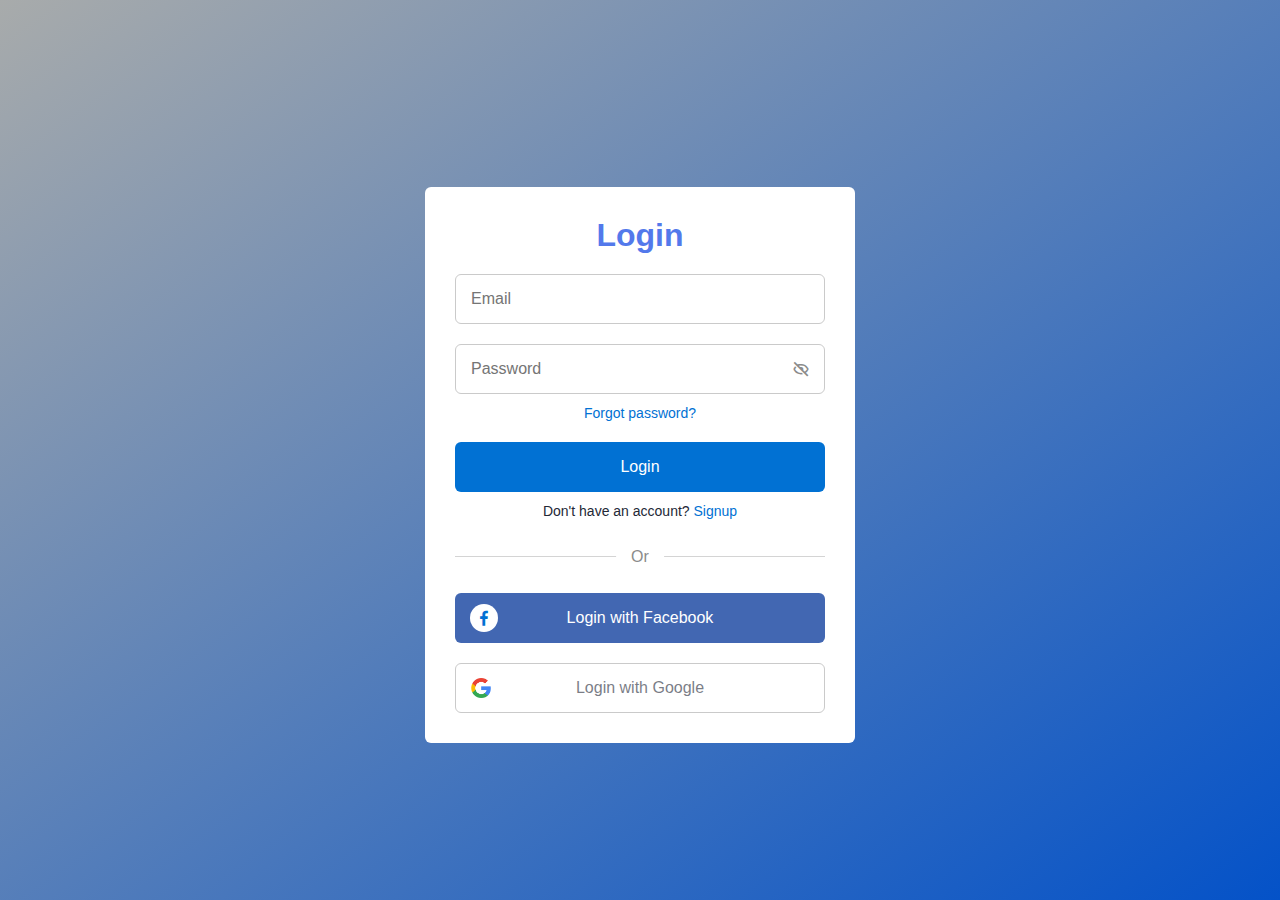
<file: Login-Singup-Form/index.html>
<!DOCTYPE html>

<html lang="en">

<head>
    <meta charset="UTF-8">
    <meta http-equiv="X-UA-Compatible" content="IE=edge">
    <meta name="viewport" content="width=device-width, initial-scale=1.0">
    <title> Responsive Login and Signup Form </title>


    <link rel="stylesheet" href="style.css">


    <link href='https://unpkg.com/boxicons@2.1.2/css/boxicons.min.css' rel='stylesheet'>

</head>

<body>
    <section class="container forms">
        <div class="form login">
            <div class="form-content">
                <header>Login</header>
                <form action="#">
                    <div class="field input-field">
                        <input type="email" placeholder="Email" class="input">
                    </div>

                    <div class="field input-field">
                        <input type="password" placeholder="Password" class="password">
                        <i class='bx bx-hide eye-icon'></i>
                    </div>

                    <div class="form-link">
                        <a href="#" class="forgot-pass">Forgot password?</a>
                    </div>

                    <div class="field button-field">
                        <button>Login</button>
                    </div>
                </form>

                <div class="form-link">
                    <span>Don't have an account? <a href="#" class="link signup-link">Signup</a></span>
                </div>
            </div>

            <div class="line"></div>

            <div class="media-options">
                <a href="#" class="field facebook">
                    <i class='bx bxl-facebook facebook-icon'></i>
                    <span>Login with Facebook</span>
                </a>
            </div>

            <div class="media-options">
                <a href="#" class="field google">
                    <img src="images/google.png" alt="" class="google-img">
                    <span>Login with Google</span>
                </a>
            </div>

        </div>

        <!-- Signup Form -->

        <div class="form signup">
            <div class="form-content">
                <header>Signup</header>
                <form action="#">
                    <div class="field input-field">
                        <input type="email" placeholder="Email" class="input">
                    </div>

                    <div class="field input-field">
                        <input type="password" placeholder="Create password" class="password">
                    </div>

                    <div class="field input-field">
                        <input type="password" placeholder="Confirm password" class="password">
                        <i class='bx bx-hide eye-icon'></i>
                    </div>

                    <div class="field button-field">
                        <button>Signup</button>
                    </div>
                </form>

                <div class="form-link">
                    <span>Already have an account? <a href="#" class="link login-link">Login</a></span>
                </div>
            </div>

            <div class="line"></div>

            <div class="media-options">
                <a href="#" class="field facebook">
                    <i class='bx bxl-facebook facebook-icon'></i>
                    <span>Login with Facebook</span>
                </a>
            </div>

            <div class="media-options">
                <a href="#" class="field google">
                    <img src="images/google.png" alt="" class="google-img">
                    <span>Login with Google</span>
                </a>
            </div>

        </div>
    </section>

    <!-- JavaScript -->
    <script src="script.js"></script>
</body>

</html>
</file>
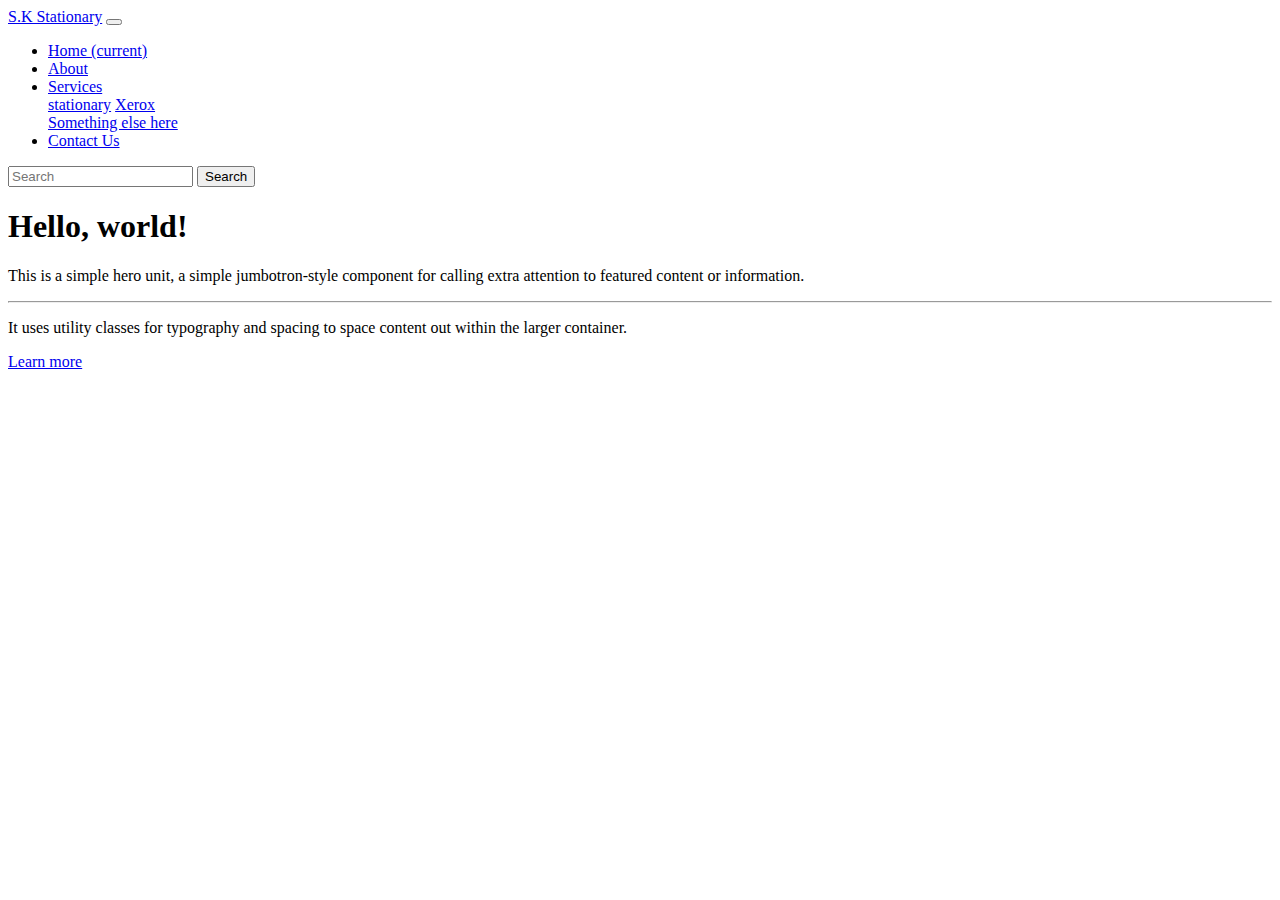
<file: Stationary-Shop/index.html>
<!-- Statinory shope 


  S.K stationary
Assume a shop 
1. Stationary
2. Xerox
3. books
4. print outs
5. Thesis
6.book binding


-->





<!doctype html>
<html lang="en">

<head>
  <!-- Required meta tags -->
  <meta charset="utf-8">
  <meta name="viewport" content="width=device-width, initial-scale=1, shrink-to-fit=no">

  <!-- Bootstrap CSS -->
  <link rel="stylesheet" href="https://cdn.jsdelivr.net/npm/bootstrap@4.6.2/dist/css/bootstrap.min.css"
    integrity="sha384-xOolHFLEh07PJGoPkLv1IbcEPTNtaed2xpHsD9ESMhqIYd0nLMwNLD69Npy4HI+N" crossorigin="anonymous">

  <title>S.K Stationary</title>
</head>

<body>
  <!-- our code starts here -->
  <!-- NAV BAR -->
  <nav class="navbar navbar-expand-lg navbar-dark bg-dark">
    <a class="navbar-brand" href="#">S.K Stationary</a>
    <button class="navbar-toggler" type="button" data-toggle="collapse" data-target="#navbarSupportedContent"
      aria-controls="navbarSupportedContent" aria-expanded="false" aria-label="Toggle navigation">
      <span class="navbar-toggler-icon"></span>
    </button>

    <div class="collapse navbar-collapse" id="navbarSupportedContent">
      <ul class="navbar-nav mr-auto">
        <li class="nav-item active">
          <a class="nav-link active" href="#">Home <span class="sr-only">(current)</span></a>
        </li>
        <li class="nav-item">
          <a class="nav-link" href="/About.html">About</a>
        </li>
        <li class="nav-item dropdown">
          <a class="nav-link dropdown-toggle" href="#" id="navbarDropdown" role="button" data-toggle="dropdown"
            aria-haspopup="true" aria-expanded="false">
            Services
          </a>
          <div class="dropdown-menu" aria-labelledby="navbarDropdown">
            <a class="dropdown-item" href="/Services.html">stationary</a>
            <a class="dropdown-item" href="/Services.html">Xerox</a>
            <div class="dropdown-divider"></div>
            <a class="dropdown-item" href="/Services.html">Something else here</a>
          </div>
        </li>
        <li class="nav-item">
          <a class="nav-link" href="/contact.html">Contact Us</a>
        </li>
      </ul>
      <form class="form-inline my-2 my-lg-0">
        <input class="form-control mr-sm-2" type="search" placeholder="Search" aria-label="Search">
        <button class="btn btn-outline-success my-2 my-sm-0" type="submit">Search</button>
      </form>
    </div>
  </nav>




  <div class="container">
    <div class="jumbotron">
      <h1 class="display-4">Hello, world!</h1>
      <p class="lead">This is a simple hero unit, a simple jumbotron-style component for calling extra attention to featured content or information.</p>
      <hr class="my-4">
      <p>It uses utility classes for typography and spacing to space content out within the larger container.</p>
      <a class="btn btn-primary btn-lg" href="#" role="button">Learn more</a>
    </div>
  </div>


  <!-- Optional JavaScript; choose one of the two! -->

  <!-- Option 1: jQuery and Bootstrap Bundle (includes Popper) -->
  <script src="https://cdn.jsdelivr.net/npm/jquery@3.5.1/dist/jquery.slim.min.js"
    integrity="sha384-DfXdz2htPH0lsSSs5nCTpuj/zy4C+OGpamoFVy38MVBnE+IbbVYUew+OrCXaRkfj"
    crossorigin="anonymous"></script>
  <script src="https://cdn.jsdelivr.net/npm/bootstrap@4.6.2/dist/js/bootstrap.bundle.min.js"
    integrity="sha384-Fy6S3B9q64WdZWQUiU+q4/2Lc9npb8tCaSX9FK7E8HnRr0Jz8D6OP9dO5Vg3Q9ct"
    crossorigin="anonymous"></script>

  <!-- Option 2: Separate Popper and Bootstrap JS -->
  <!--
    <script src="https://cdn.jsdelivr.net/npm/jquery@3.5.1/dist/jquery.slim.min.js" integrity="sha384-DfXdz2htPH0lsSSs5nCTpuj/zy4C+OGpamoFVy38MVBnE+IbbVYUew+OrCXaRkfj" crossorigin="anonymous"></script>
    <script src="https://cdn.jsdelivr.net/npm/popper.js@1.16.1/dist/umd/popper.min.js" integrity="sha384-9/reFTGAW83EW2RDu2S0VKaIzap3H66lZH81PoYlFhbGU+6BZp6G7niu735Sk7lN" crossorigin="anonymous"></script>
    <script src="https://cdn.jsdelivr.net/npm/bootstrap@4.6.2/dist/js/bootstrap.min.js" integrity="sha384-+sLIOodYLS7CIrQpBjl+C7nPvqq+FbNUBDunl/OZv93DB7Ln/533i8e/mZXLi/P+" crossorigin="anonymous"></script>
    -->
</body>

</html>
</file>
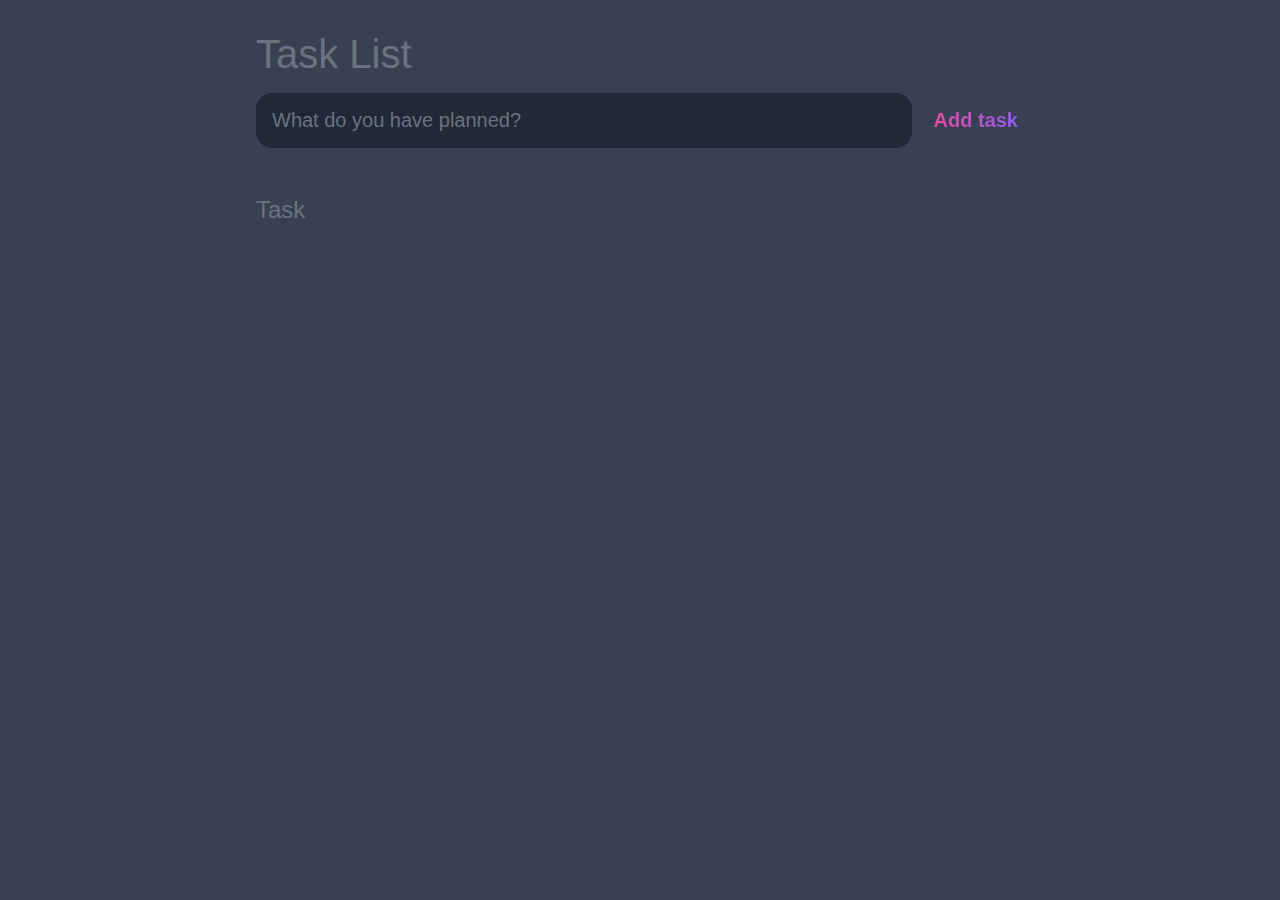
<file: to-do-list/index.html>
<!DOCTYPE html>
<html lang="en">
<head>
    <meta charset="UTF-8">
    <meta name="viewport" content="width=device-width, initial-scale=1.0">
    <title>To-Do List</title>

    <!-- linking css file -->
    <link rel="stylesheet" href="main.css">
</head>
<body>

    <header>
        <h1>Task List</h1>
        <form  id="new-task-form">
            <input type="text" id="new-task-input" placeholder="What do you have planned?">
            <input type="submit" id="new-task-submit" value="Add task">
        </form>
    </header>

    <main>

        <section class="task-list">
            <h2>Task</h2>

            <div id="tasks">
                <!-- <div class="task">
                    <div class="content">
                        <input type="text" class="text" value="My shiny task" readonly>
                    </div>
                    <div class="actions">
                        <button class="edit">Edit</button>
                        <button class="delete">Delete</button>
                    </div>
                </div> -->
            </div>

        </section>
    </main>
    
    <script src="main.js"></script>
</body>
</html>
</file>
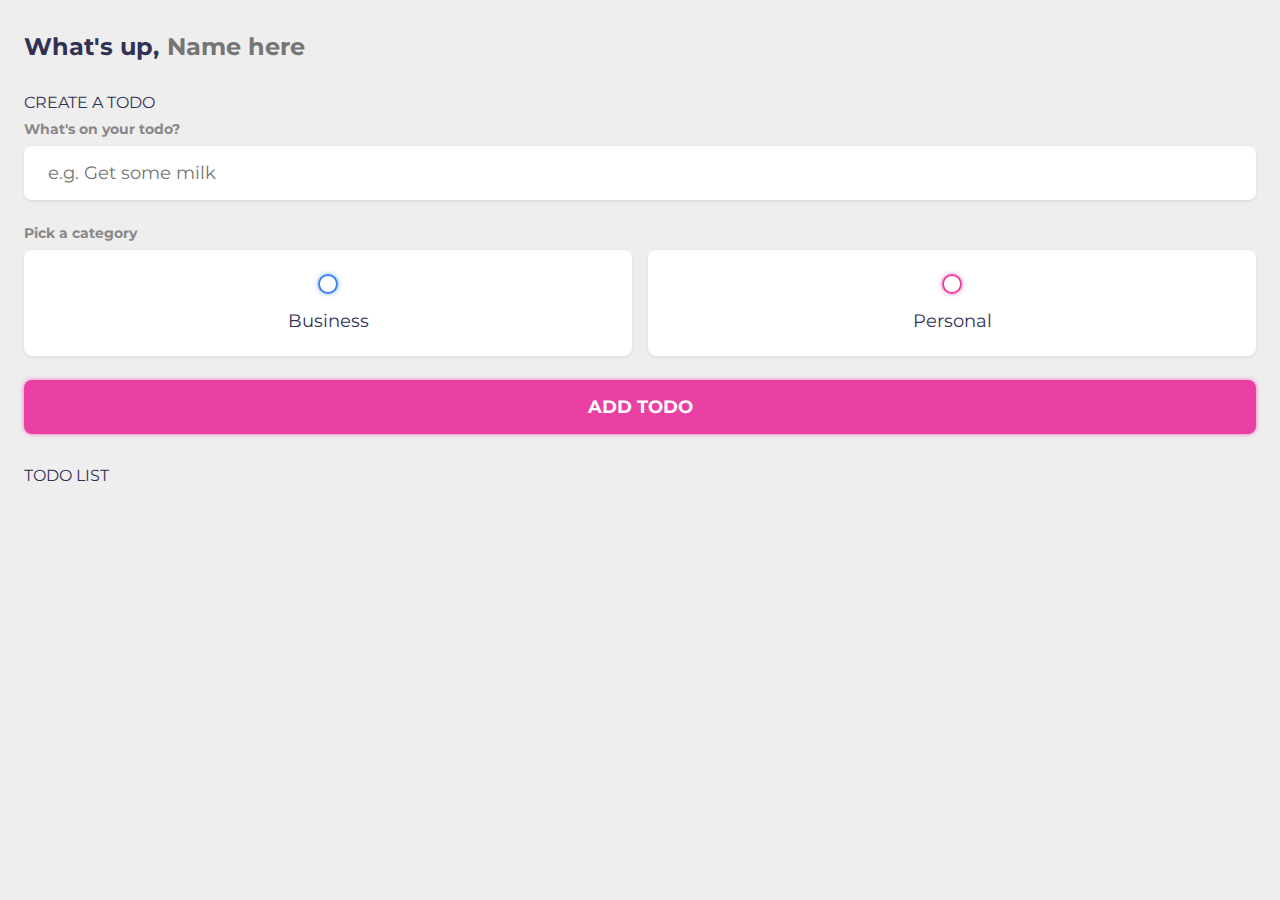
<file: to-do-list/one more/index.html>
<!DOCTYPE html>
<html lang="en">
<head>
	<meta charset="UTF-8" />
	<meta http-equiv="X-UA-Compatible" content="IE=edge" />
	<meta name="viewport" content="width=device-width, initial-scale=1.0" />
	<title>Todo List 2022 with LocalStorage</title>
	<!-- CSS Import -->
	<link rel="stylesheet" href="main.css" />
	<!-- End of CSS Import -->
	<!-- Fonts -->
	<link rel="preconnect" href="https://fonts.googleapis.com">
	<link rel="preconnect" href="https://fonts.gstatic.com" crossorigin>
	<link href="https://fonts.googleapis.com/css2?family=Fira+Sans:ital,wght@0,400;0,700;0,900;1,400&family=Montserrat:ital,wght@0,400;0,700;0,900;1,400&display=swap" rel="stylesheet">
	<!-- End of Fonts -->
</head>
<body>
	<!-- App Wrapper -->
	<main class="app">
		<!-- Greeting -->
		<section class="greeting">
			<h2 class="title">
				What's up, <input type="text" id="name" placeholder="Name here" />
			</h2>
		</section>
		<!-- End of Greeting -->
		
		<!-- New Todo -->
		<section class="create-todo">
			<h3>CREATE A TODO</h3>
			<form id="new-todo-form">
				<h4>What's on your todo?</h4>
				<input 
					type="text" 
					placeholder="e.g. Get some milk"
					name="content"
					id="content" />
				
				<h4>Pick a category</h4>
				<div class="options">
					<label>
						<input type="radio" name="category" id="category1" value="business" /> 
						<span class="bubble business"></span>
						<div>Business</div>
					</label>
					<label>
						<input type="radio" name="category" id="category2" value="personal" />
						<span class="bubble personal"></span>
						<div>Personal</div>
					</label>
				</div>

				<input type="submit" value="Add todo" />
			</form>
		</section>
		<!-- End of New Todo -->

		<!-- Todo List -->
		<section class="todo-list">
			<h3>TODO LIST</h3>
			<div class="list" id="todo-list"></div>
		</section>
		<!-- End of Todo List -->

	</main>
	<!-- End of App Wrapper -->

	<!-- JS Import -->
	<script src="main.js"></script>
	<!-- End of JS Import -->
</body>
</html>
</file>
<file: Login-Singup-Form/style.css>
/* Google Fonts - Poppins */
@import url('https://fonts.googleapis.com/css2?family=Poppins:wght@300;400;500;600&display=swap');

*{
    margin: 0;
    padding: 0;
    box-sizing: border-box;
    font-family: 'Roboto', sans-serif;
}
.container{
    height: 100vh;
    width: 100%;
    display: flex;
    align-items: center;
    justify-content: center;
    background: linear-gradient(to right bottom, #a8abab, #0452c8);
    column-gap: 30px;
}
.form{
    position: absolute;
    max-width: 430px;
    width: 100%;
    padding: 30px;
    border-radius: 6px;
    background: #FFF;
}
.form.signup{
    opacity: 0;
    pointer-events: none;
}
.forms.show-signup .form.signup{
    opacity: 1;
    pointer-events: auto;
}
.forms.show-signup .form.login{
    opacity: 0;
    pointer-events: none;
}
header{
    display: flex;
    justify-content: center;
    font-size: 32px;
    font-weight: 600;
    color: #5379eb;
    text-align: center;
}

button:hover{
    font-size: 85px;
    color: #232836;

}


.form{
    margin-top: 30px;
}
.form .field{
    position: relative;
    height: 50px;
    width: 100%;
    margin-top: 20px;
    border-radius: 6px;
}
.field input,
.field button{
    height: 100%;
    width: 100%;
    border: none;
    font-size: 16px;
    font-weight: 400;
    border-radius: 6px;
}
.field input{
    outline: none;
    padding: 0 15px;
    border: 1px solid#CACACA;
}
.field input:focus{
    border-bottom-width: 2px;
}
.eye-icon{
    position: absolute;
    top: 50%;
    right: 10px;
    transform: translateY(-50%);
    font-size: 18px;
    color: #8b8b8b;
    cursor: pointer;
    padding: 5px;
}
.field button{
    color: #fff;
    background-color: #0171d3;
    transition: all 0.3s ease;
    cursor: pointer;
}
.field button:hover{
    background-color: #016dcb;
}
.form-link{
    text-align: center;
    margin-top: 10px;
}
.form-link span,
.form-link a{
    font-size: 14px;
    font-weight: 400;
    color: #232836;
}
.form a{
    color: #0171d3;
    text-decoration: none;
}
.form-content a:hover{
    text-decoration: underline;
}
.line{
    position: relative;
    height: 1px;
    width: 100%;
    margin: 36px 0;
    background-color: #d4d4d4;
}
.line::before{
    content: 'Or';
    position: absolute;
    top: 50%;
    left: 50%;
    transform: translate(-50%, -50%);
    background-color: #FFF;
    color: #8b8b8b;
    padding: 0 15px;
}
.media-options a{
    display: flex;
    align-items: center;
    justify-content: center;
}
a.facebook{
    color: #fff;
    background-color: #4267b2;
}
a.facebook .facebook-icon{
    height: 28px;
    width: 28px;
    color: #0171d3;
    font-size: 20px;
    border-radius: 50%;
    display: flex;
    align-items: center;
    justify-content: center;
    background-color: #fff;
}
.facebook-icon,
img.google-img{
    position: absolute;
    top: 50%;
    left: 15px;
    transform: translateY(-50%);
}
img.google-img{
    height: 20px;
    width: 20px;
    object-fit: cover;
}
a.google{
    border: 1px solid #CACACA;
}
a.google span{
    font-weight: 500;
    opacity: 0.6;
    color: #232836;
}

@media screen and (max-width: 400px) {
    .form{
        padding: 20px 10px;
    }
    
}

@media screen and (max-width: 300px) {
    .form{
    position: absolute;
    /* max-width: 430px;  */
    width: 100%;
    padding: 30px;
    border-radius: 6px;
    background: #f1eeee8d;
    }
    
}
</file>
<file: to-do-list/main.css>
:root {
	--dark: #374151;
	--darker: #1F2937;
	--darkest: #111827;
	--grey: #6B7280;
	--pink: #EC4899;
	--purple: #8B5CF6;
	--light: #EEE;
}

* {
	margin: 0;
	box-sizing: border-box;
	font-family: "Fira sans", sans-serif;
}

body {
	display: flex;
	flex-direction: column;
	min-height: 100vh;
	color: #FFF;
	background-color: var(--dark);
}

header {
	padding: 2rem 1rem;
	max-width: 800px;
	width: 100%;
	margin: 0 auto;
}

header h1{ 
	font-size: 2.5rem;
	font-weight: 300;
	color: var(--grey);
	margin-bottom: 1rem;
}

#new-task-form {
	display: flex;;
}

input, button {
	appearance: none;
	border: none;
	outline: none;
	background: none;
}

#new-task-input {
	flex: 1 1 0%;
	background-color: var(--darker);
	padding: 1rem;
	border-radius: 1rem;
	margin-right: 1rem;
	color: var(--light);
	font-size: 1.25rem;
}

#new-task-input::placeholder {
	color: var(--grey);
}

#new-task-submit {
	color: var(--pink);
	font-size: 1.25rem;
	font-weight: 700;
	background-image: linear-gradient(to right, var(--pink), var(--purple));
	-webkit-background-clip: text;
	-webkit-text-fill-color: transparent;
	cursor: pointer;
	transition: 0.4s;
}

#new-task-submit:hover {
	opacity: 0.8;
}

#new-task-submit:active {
	opacity: 0.6;
}

main {
	flex: 1 1 0%;
	max-width: 800px;
	width: 100%;
	margin: 0 auto;
}

.task-list {
	padding: 1rem;
}

.task-list h2 {
	font-size: 1.5rem;
	font-weight: 300;
	color: var(--grey);
	margin-bottom: 1rem;
}

#tasks .task {
	display: flex;
	justify-content: space-between;
	background-color: var(--darkest);
	padding: 1rem;
	border-radius: 1rem;
	margin-bottom: 1rem;
}

.task .content {
	flex: 1 1 0%;
}

.task .content .text {
	color: var(--light);
	font-size: 1.125rem;
	width: 100%;
	display: block;
	transition: 0.4s;
}

.task .content .text:not(:read-only) {
	color: var(--pink);
}

.task .actions {
	display: flex;
	margin: 0 -0.5rem;
}

.task .actions button {
	cursor: pointer;
	margin: 0 0.5rem;
	font-size: 1.125rem;
	font-weight: 700;
	text-transform: uppercase;
	transition: 0.4s;
}

.task .actions button:hover {
	opacity: 0.8;
}

.task .actions button:active {
	opacity: 0.6;
}

.task .actions .edit {
	background-image: linear-gradient(to right, var(--pink), var(--purple));
	-webkit-background-clip: text;
	-webkit-text-fill-color: transparent;
}

.task .actions .delete {
	color: crimson;
}
</file>
<file: to-do-list/one more/main.css>
/* Variables */
:root {
	--primary: #EA40A4;
	--business: #3a82ee;
	--personal: var(--primary);
	--light: #EEE;
	--grey: #888;
	--dark: #313154;
	--danger: #ff5b57;

	--shadow: 0 1px 3px rgba(0, 0, 0, 0.1);

	--business-glow: 0px 0px 4px rgba(58, 130, 238, 0.75);
	--personal-glow: 0px 0px 4px rgba(234, 64, 164, 0.75);
}
/* End of Variables */

/* Resets */
* {
	margin: 0;
	padding: 0;
	box-sizing: border-box;
	font-family: 'montserrat', sans-serif;
}

input:not([type="radio"]):not([type="checkbox"]), button {
	appearance: none;
	border: none;
	outline: none;
	background: none;
	cursor: initial;
}
/* End of Resets */

body {
	background: var(--light);
	color: var(--dark);
}

section {
	margin-top: 2rem;
	margin-bottom: 2rem;
	padding-left: 1.5rem;
	padding-right: 1.5rem;
}

h3 {
	color: var(--dark);
	font-size: 1rem;
	font-weight: 400;
	margin-bottom: 0.5rem;
}

h4 {
	color: var(--grey);
	font-size: 0.875rem;
	font-weight: 700;
	margin-bottom: 0.5rem;
}

.greeting .title {
	display: flex;
}

.greeting .title input {
	margin-left: 0.5rem;
	flex: 1 1 0%;
	min-width: 0;
}

.greeting .title, 
.greeting .title input {
	color: var(--dark);
	font-size: 1.5rem;
	font-weight: 700;
}

.create-todo input[type="text"] {
	display: block;
	width: 100%;
	font-size: 1.125rem;
	padding: 1rem 1.5rem;
	color: var(--dark);
	background-color: #FFF;
	border-radius: 0.5rem;
	box-shadow: var(--shadow);
	margin-bottom: 1.5rem;
}

.create-todo .options {
	display: grid;
	grid-template-columns: repeat(2, 1fr);
	grid-gap: 1rem;
	margin-bottom: 1.5rem;
}

.create-todo .options label {
	display: flex;
	flex-direction: column;
	align-items: center;
	justify-content: center;
	background-color: #FFF;
	padding: 1.5rem;
	box-shadow: var(--shadow);
	border-radius: 0.5rem;
	cursor: pointer;
}

input[type="radio"],
input[type="checkbox"] {
	display: none;
}

.bubble {
	display: flex;
	align-items: center;
	justify-content: center;
	width: 20px;
	height: 20px;
	border-radius: 999px;
	border: 2px solid var(--business);
	box-shadow: var(--business-glow);
}

.bubble.personal {
	border-color: var(--personal);
	box-shadow: var(--personal-glow);
}

.bubble::after {
	content: '';
	display: block;
	opacity: 0;
	width: 0px;
	height: 0px;
	background-color: var(--business);
	box-shadow: var(--business-glow);
	border-radius: 999px;
	transition: 0.2s ease-in-out;
}

.bubble.personal::after {
	background-color: var(--personal);
	box-shadow: var(--personal-glow);
}

input:checked ~ .bubble::after {
	width: 10px;
	height: 10px;
	opacity: 1;
}

.create-todo .options label div {
	color: var(--dark);
	font-size: 1.125rem;
	margin-top: 1rem;
}

.create-todo input[type="submit"] {
	display: block;
	width: 100%;
	font-size: 1.125rem;
	padding: 1rem 1.5rem;
	color: #FFF;
	font-weight: 700;
	text-transform: uppercase;
	background-color: var(--primary);
	box-shadow: var(--personal-glow);
	border-radius: 0.5rem;
	cursor: pointer;
	transition: 0.2s ease-out;
}

.create-todo input[type="submit"]:hover {
	opacity: 0.75;
}

.todo-list .list {
	margin: 1rem 0;
}

.todo-list .todo-item {
	display: flex;
	align-items: center;
	background-color: #FFF;
	padding: 1rem;
	border-radius: 0.5rem;
	box-shadow: var(--shadow);
	margin-bottom: 1rem;
}

.todo-item label {
	display: block;
	margin-right: 1rem;
	cursor: pointer;
}

.todo-item .todo-content {
	flex: 1 1 0%;
}

.todo-item .todo-content input {
	color: var(--dark);
	font-size: 1.125rem;
}

.todo-item .actions {
	display: flex;
	align-items: center;
}

.todo-item .actions button {
	display: block;
	padding: 0.5rem;
	border-radius: 0.25rem;
	color: #FFF;
	cursor: pointer;
	transition: 0.2s ease-in-out;
}

.todo-item .actions button:hover {
	opacity: 0.75;
}

.todo-item .actions .edit {
	margin-right: 0.5rem;
	background-color: var(--primary);
}

.todo-item .actions .delete {
	background-color: var(--danger);
}

.todo-item.done .todo-content input {
	text-decoration: line-through;
	color: var(--grey);
}
</file>
